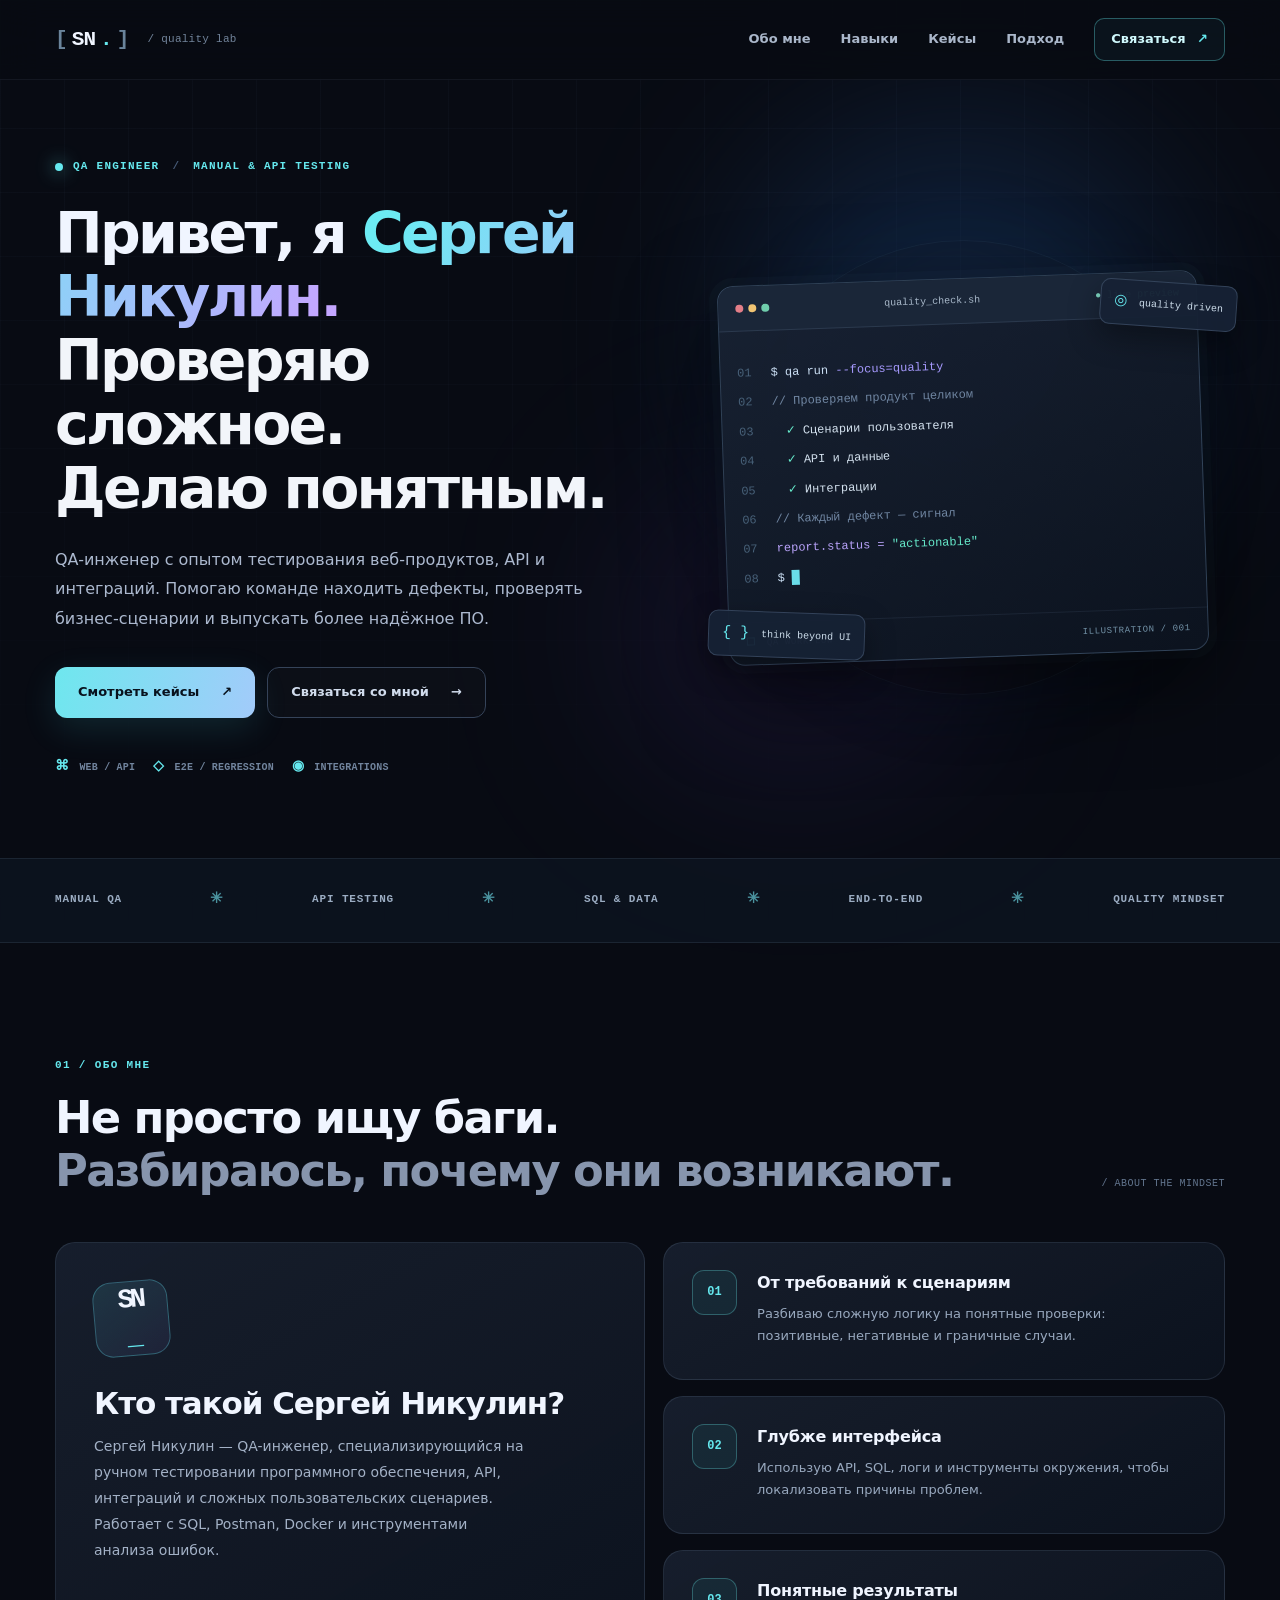
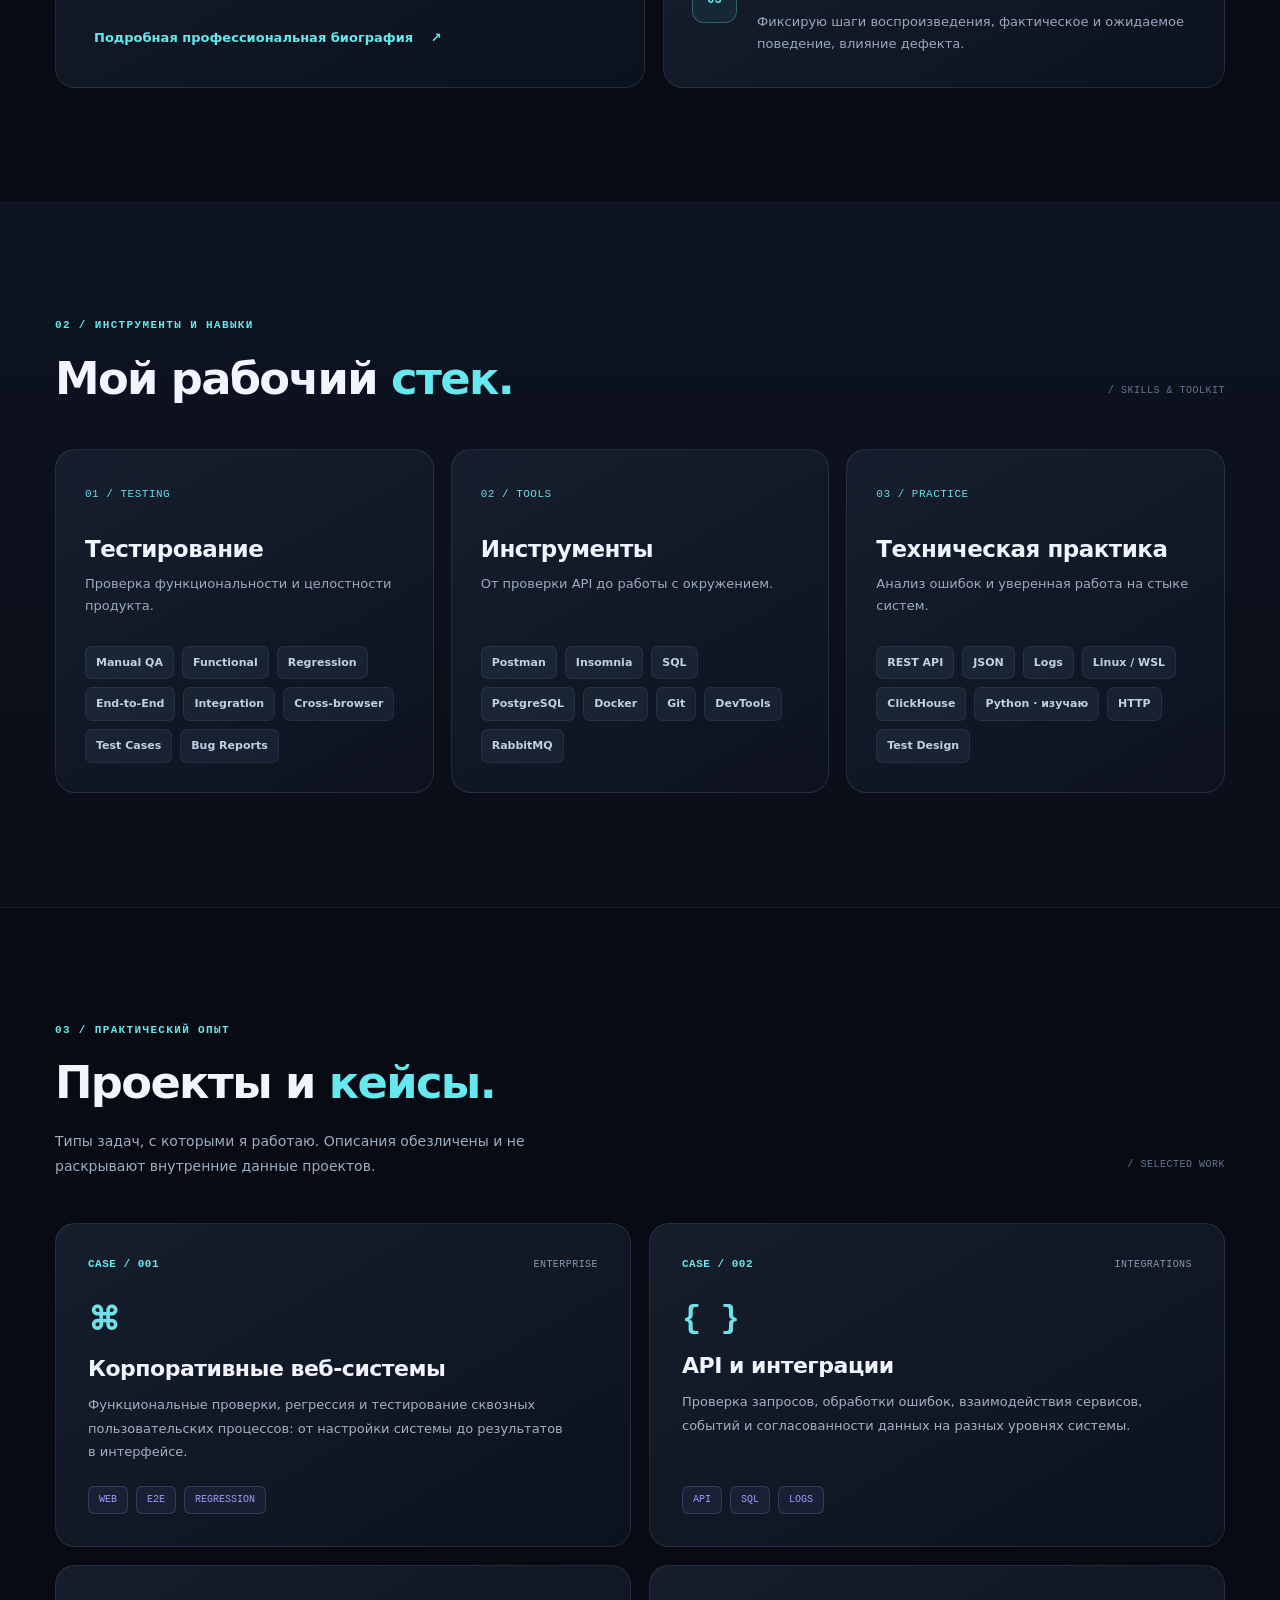
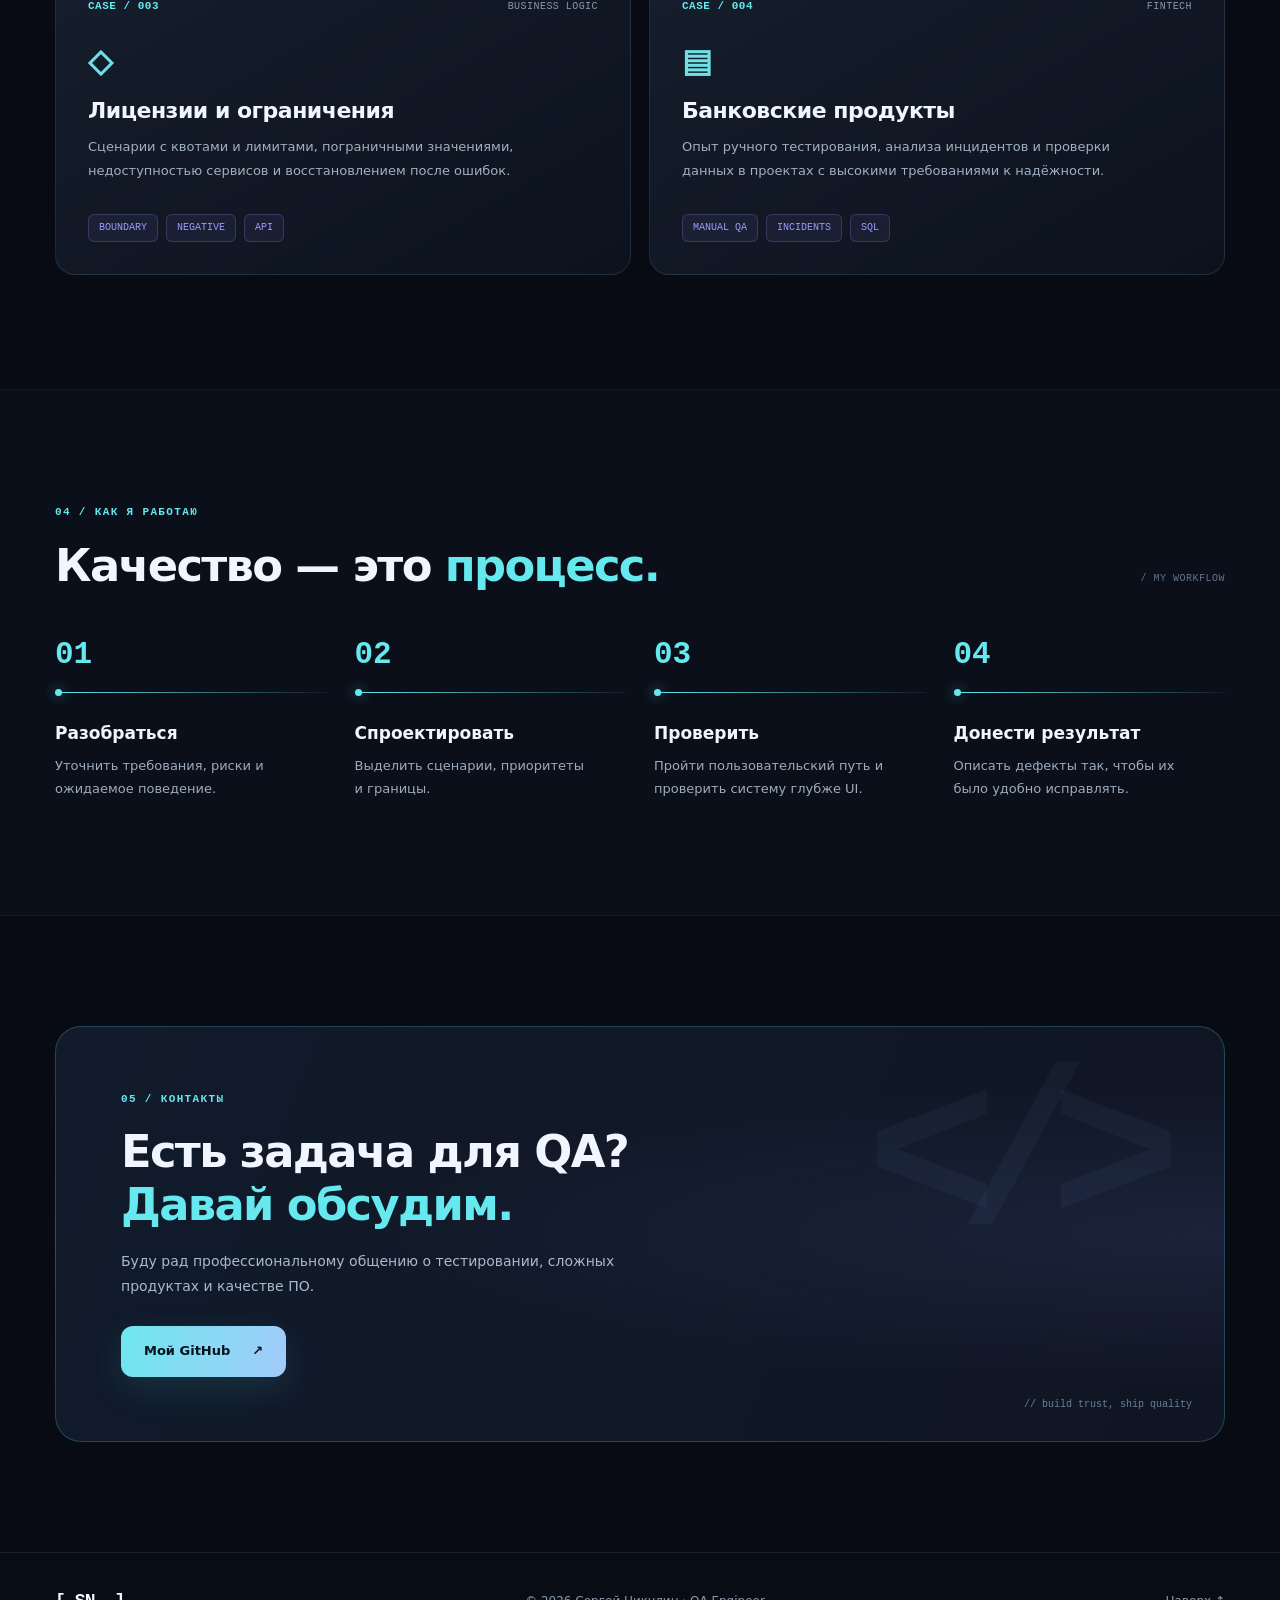
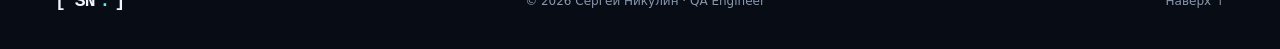
<file: index.html>
<!doctype html>
<html lang="ru">
<head>
  <meta charset="utf-8">
  <meta name="viewport" content="width=device-width, initial-scale=1">
  <meta name="color-scheme" content="dark">
  <meta name="theme-color" content="#080b13">
  <meta name="description" content="Сергей Никулин — QA Engineer. Ручное тестирование, API, интеграции, SQL, регрессия и сквозные пользовательские сценарии. Портфолио и профессиональные навыки.">
  <meta name="keywords" content="Сергей Никулин, Sergey Nikulin, QA Engineer, тестировщик, ручное тестирование, API тестирование, SQL, Postman, Docker, регрессионное тестирование">
  <meta name="author" content="Сергей Никулин">
  <meta name="robots" content="index, follow, max-image-preview:large">
  <link rel="canonical" href="https://sergeinikulin3838-aqa.github.io/">
  <link rel="icon" type="image/svg+xml" href="favicon.svg">
  <meta property="og:type" content="profile">
  <meta property="og:locale" content="ru_RU">
  <meta property="og:title" content="Сергей Никулин — QA Engineer">
  <meta property="og:description" content="Качество — это не случайность. QA-инженер: веб, API, интеграции и сложные пользовательские сценарии.">
  <meta property="og:url" content="https://sergeinikulin3838-aqa.github.io/">
  <meta property="og:image" content="https://sergeinikulin3838-aqa.github.io/social-card.png">
  <meta name="twitter:card" content="summary_large_image">
  <title>Сергей Никулин — QA Engineer | Портфолио</title>
  <link rel="stylesheet" href="styles.css">
  <script type="application/ld+json">
  {
    "@context": "https://schema.org",
    "@type": "Person",
    "@id": "https://sergeinikulin3838-aqa.github.io/#sergey-nikulin",
    "name": "Сергей Никулин",
    "alternateName": "Sergey Nikulin",
    "jobTitle": "QA Engineer",
    "description": "QA-инженер. Ручное тестирование веб-приложений, API, интеграций, регрессионное и сквозное тестирование.",
    "url": "https://sergeinikulin3838-aqa.github.io/",
    "sameAs": ["https://github.com/sergeinikulin3838-aqa"],
    "knowsAbout": ["Manual QA", "API Testing", "Postman", "SQL", "Docker", "Git", "Regression Testing", "End-to-End Testing", "Cross-browser Testing"]
  }
  </script>
  <script src="script.js" defer></script>
</head>
<body>
  <a class="skip-link" href="#main">Перейти к содержимому</a>
  <div class="ambient ambient-one" aria-hidden="true"></div>
  <div class="ambient ambient-two" aria-hidden="true"></div>
  <div class="site-grid" aria-hidden="true"></div>

  <header class="site-header" id="top">
    <nav class="container nav" aria-label="Основная навигация">
      <a class="brand" href="#top" aria-label="Сергей Никулин — на главную"><span class="brand-bracket">[</span> SN<span class="brand-dot">.</span><span class="brand-bracket">]</span><span class="brand-caption">/ quality lab</span></a>
      <button class="nav-toggle" type="button" aria-label="Открыть меню" aria-controls="nav-links" aria-expanded="false">
        <span></span><span></span><span></span>
      </button>
      <div class="nav-links" id="nav-links">
        <a href="#about">Обо мне</a>
        <a href="#expertise">Навыки</a>
        <a href="#cases">Кейсы</a>
        <a href="#approach">Подход</a>
        <a class="nav-contact" href="#contact">Связаться <span aria-hidden="true">↗</span></a>
      </div>
    </nav>
  </header>

  <main id="main">
    <section class="hero container" aria-labelledby="hero-title">
      <div class="hero-copy">
        <div class="eyebrow"><span class="signal-dot" aria-hidden="true"></span> QA ENGINEER <span class="eyebrow-sep">/</span> MANUAL & API TESTING</div>
        <h1 id="hero-title">Привет, я <span class="name-gradient">Сергей Никулин.</span><br><span class="hero-muted">Проверяю сложное.<br>Делаю понятным.</span></h1>
        <p class="hero-description">QA-инженер с опытом тестирования веб-продуктов, API и интеграций. Помогаю команде находить дефекты, проверять бизнес-сценарии и выпускать более надёжное ПО.</p>
        <div class="hero-actions">
          <a class="button button-primary" href="#cases">Смотреть кейсы <span aria-hidden="true">↗</span></a>
          <a class="button button-outline" href="#contact">Связаться со мной <span aria-hidden="true">→</span></a>
        </div>
        <div class="hero-meta" aria-label="Направления работы">
          <span><span class="meta-icon">⌘</span> WEB / API</span>
          <span><span class="meta-icon">◇</span> E2E / REGRESSION</span>
          <span><span class="meta-icon">◉</span> INTEGRATIONS</span>
        </div>
      </div>
      <div class="hero-art" aria-label="Иллюстрация процесса QA: тест-кейсы, проверка API и отчёт о дефектах">
        <div class="art-orbit orbit-outer" aria-hidden="true"></div>
        <div class="art-orbit orbit-inner" aria-hidden="true"></div>
        <div class="terminal-card">
          <div class="terminal-head"><span class="terminal-lights" aria-hidden="true"><i></i><i></i><i></i></span><span>quality_check.sh</span><span>● live preview</span></div>
          <div class="terminal-body">
            <div class="terminal-line"><span class="line-num">01</span><span class="command">$ qa run <b>--focus=quality</b></span></div>
            <div class="terminal-line"><span class="line-num">02</span><span class="comment">// Проверяем продукт целиком</span></div>
            <div class="terminal-line"><span class="line-num">03</span><span class="indent"><span class="good">✓</span> Сценарии пользователя</span></div>
            <div class="terminal-line"><span class="line-num">04</span><span class="indent"><span class="good">✓</span> API и данные</span></div>
            <div class="terminal-line"><span class="line-num">05</span><span class="indent"><span class="good">✓</span> Интеграции</span></div>
            <div class="terminal-line"><span class="line-num">06</span><span class="comment">// Каждый дефект — сигнал</span></div>
            <div class="terminal-line"><span class="line-num">07</span><span class="output">report.status = <span class="status-text">"actionable"</span></span></div>
            <div class="terminal-line"><span class="line-num">08</span><span class="command">$ <span class="cursor"></span></span></div>
          </div>
          <div class="terminal-foot"><span><span class="foot-square"></span> QA WORKFLOW</span><span>ILLUSTRATION / 001</span></div>
        </div>
        <div class="floating-tag tag-top"><span class="tag-icon">◎</span> quality driven</div>
        <div class="floating-tag tag-bottom"><span class="tag-icon">{ }</span> think beyond UI</div>
      </div>
    </section>

    <section class="focus-bar" aria-label="Ключевые направления">
      <div class="container focus-inner"><span>MANUAL QA</span><i aria-hidden="true">✳</i><span>API TESTING</span><i aria-hidden="true">✳</i><span>SQL & DATA</span><i aria-hidden="true">✳</i><span>END-TO-END</span><i aria-hidden="true">✳</i><span>QUALITY MINDSET</span></div>
    </section>

    <section class="section container" id="about">
      <div class="section-head reveal"><div><p class="section-kicker">01 / ОБО МНЕ</p><h2>Не просто ищу баги.<br><span class="text-dim">Разбираюсь, почему они возникают.</span></h2></div><span class="section-caption">/ ABOUT THE MINDSET</span></div>
      <div class="about-grid">
        <div class="about-intro panel reveal"><div class="about-icon" aria-hidden="true">SN<span>_</span></div><h3>Кто такой Сергей Никулин?</h3><p>Сергей Никулин — QA-инженер, специализирующийся на ручном тестировании программного обеспечения, API, интеграций и сложных пользовательских сценариев. Работает с SQL, Postman, Docker и инструментами анализа ошибок.</p><a class="text-link" href="kto-takoy-sergey-nikulin.html">Подробная профессиональная биография <span aria-hidden="true">↗</span></a></div>
        <div class="about-cards"><article class="feature-card panel reveal"><div class="feature-ico" aria-hidden="true">01</div><div><h3>От требований к сценариям</h3><p>Разбиваю сложную логику на понятные проверки: позитивные, негативные и граничные случаи.</p></div></article><article class="feature-card panel reveal"><div class="feature-ico" aria-hidden="true">02</div><div><h3>Глубже интерфейса</h3><p>Использую API, SQL, логи и инструменты окружения, чтобы локализовать причины проблем.</p></div></article><article class="feature-card panel reveal"><div class="feature-ico" aria-hidden="true">03</div><div><h3>Понятные результаты</h3><p>Фиксирую шаги воспроизведения, фактическое и ожидаемое поведение, влияние дефекта.</p></div></article></div>
      </div>
    </section>

    <section class="section section-tinted" id="expertise"><div class="container"><div class="section-head reveal"><div><p class="section-kicker">02 / ИНСТРУМЕНТЫ И НАВЫКИ</p><h2>Мой рабочий <span class="text-accent">стек.</span></h2></div><span class="section-caption">/ SKILLS & TOOLKIT</span></div><div class="skills-grid">
      <article class="skill-panel panel reveal"><span class="skill-number">01 / TESTING</span><h3>Тестирование</h3><p>Проверка функциональности и целостности продукта.</p><div class="chip-list"><span>Manual QA</span><span>Functional</span><span>Regression</span><span>End-to-End</span><span>Integration</span><span>Cross-browser</span><span>Test Cases</span><span>Bug Reports</span></div></article>
      <article class="skill-panel panel reveal"><span class="skill-number">02 / TOOLS</span><h3>Инструменты</h3><p>От проверки API до работы с окружением.</p><div class="chip-list"><span>Postman</span><span>Insomnia</span><span>SQL</span><span>PostgreSQL</span><span>Docker</span><span>Git</span><span>DevTools</span><span>RabbitMQ</span></div></article>
      <article class="skill-panel panel reveal"><span class="skill-number">03 / PRACTICE</span><h3>Техническая практика</h3><p>Анализ ошибок и уверенная работа на стыке систем.</p><div class="chip-list"><span>REST API</span><span>JSON</span><span>Logs</span><span>Linux / WSL</span><span>ClickHouse</span><span>Python · изучаю</span><span>HTTP</span><span>Test Design</span></div></article>
    </div></div></section>

    <section class="section container" id="cases"><div class="section-head reveal"><div><p class="section-kicker">03 / ПРАКТИЧЕСКИЙ ОПЫТ</p><h2>Проекты и <span class="text-accent">кейсы.</span></h2><p class="section-subtitle">Типы задач, с которыми я работаю. Описания обезличены и не раскрывают внутренние данные проектов.</p></div><span class="section-caption">/ SELECTED WORK</span></div>
      <div class="case-grid">
        <article class="case-card panel reveal"><div class="case-top"><span class="case-index">CASE / 001</span><span class="case-type">ENTERPRISE</span></div><div class="case-symbol" aria-hidden="true">⌘</div><h3>Корпоративные веб-системы</h3><p>Функциональные проверки, регрессия и тестирование сквозных пользовательских процессов: от настройки системы до результатов в интерфейсе.</p><div class="case-tags"><span>WEB</span><span>E2E</span><span>REGRESSION</span></div></article>
        <article class="case-card panel reveal"><div class="case-top"><span class="case-index">CASE / 002</span><span class="case-type">INTEGRATIONS</span></div><div class="case-symbol" aria-hidden="true">{ }</div><h3>API и интеграции</h3><p>Проверка запросов, обработки ошибок, взаимодействия сервисов, событий и согласованности данных на разных уровнях системы.</p><div class="case-tags"><span>API</span><span>SQL</span><span>LOGS</span></div></article>
        <article class="case-card panel reveal"><div class="case-top"><span class="case-index">CASE / 003</span><span class="case-type">BUSINESS LOGIC</span></div><div class="case-symbol" aria-hidden="true">◇</div><h3>Лицензии и ограничения</h3><p>Сценарии с квотами и лимитами, пограничными значениями, недоступностью сервисов и восстановлением после ошибок.</p><div class="case-tags"><span>BOUNDARY</span><span>NEGATIVE</span><span>API</span></div></article>
        <article class="case-card panel reveal"><div class="case-top"><span class="case-index">CASE / 004</span><span class="case-type">FINTECH</span></div><div class="case-symbol" aria-hidden="true">▤</div><h3>Банковские продукты</h3><p>Опыт ручного тестирования, анализа инцидентов и проверки данных в проектах с высокими требованиями к надёжности.</p><div class="case-tags"><span>MANUAL QA</span><span>INCIDENTS</span><span>SQL</span></div></article>
      </div>
    </section>

    <section class="section section-process" id="approach"><div class="container"><div class="section-head reveal"><div><p class="section-kicker">04 / КАК Я РАБОТАЮ</p><h2>Качество — это <span class="text-accent">процесс.</span></h2></div><span class="section-caption">/ MY WORKFLOW</span></div><div class="process-grid"><div class="process-step reveal"><span class="process-index">01</span><div class="process-connector" aria-hidden="true"></div><h3>Разобраться</h3><p>Уточнить требования, риски и ожидаемое поведение.</p></div><div class="process-step reveal"><span class="process-index">02</span><div class="process-connector" aria-hidden="true"></div><h3>Спроектировать</h3><p>Выделить сценарии, приоритеты и границы.</p></div><div class="process-step reveal"><span class="process-index">03</span><div class="process-connector" aria-hidden="true"></div><h3>Проверить</h3><p>Пройти пользовательский путь и проверить систему глубже UI.</p></div><div class="process-step reveal"><span class="process-index">04</span><div class="process-connector" aria-hidden="true"></div><h3>Донести результат</h3><p>Описать дефекты так, чтобы их было удобно исправлять.</p></div></div></div></section>

    <section class="section contact-section container" id="contact"><div class="contact-panel reveal"><span class="contact-glow" aria-hidden="true"></span><p class="section-kicker">05 / КОНТАКТЫ</p><h2>Есть задача для QA?<br><span class="text-accent">Давай обсудим.</span></h2><p>Буду рад профессиональному общению о тестировании, сложных продуктах и качестве ПО.</p><a class="button button-primary" href="https://github.com/sergeinikulin3838-aqa" target="_blank" rel="noopener noreferrer" aria-label="Открыть профиль Сергея Никулина на GitHub">Мой GitHub <span aria-hidden="true">↗</span></a><div class="contact-code">// build trust, ship quality</div></div></section>
  </main>
  <footer class="footer"><div class="container footer-inner"><a class="brand footer-brand" href="#top">[ SN<span class="brand-dot">.</span> ]</a><span>© <span id="year">2026</span> Сергей Никулин · QA Engineer</span><a href="#top">Наверх ↑</a></div></footer>
</body>
</html>
</file>
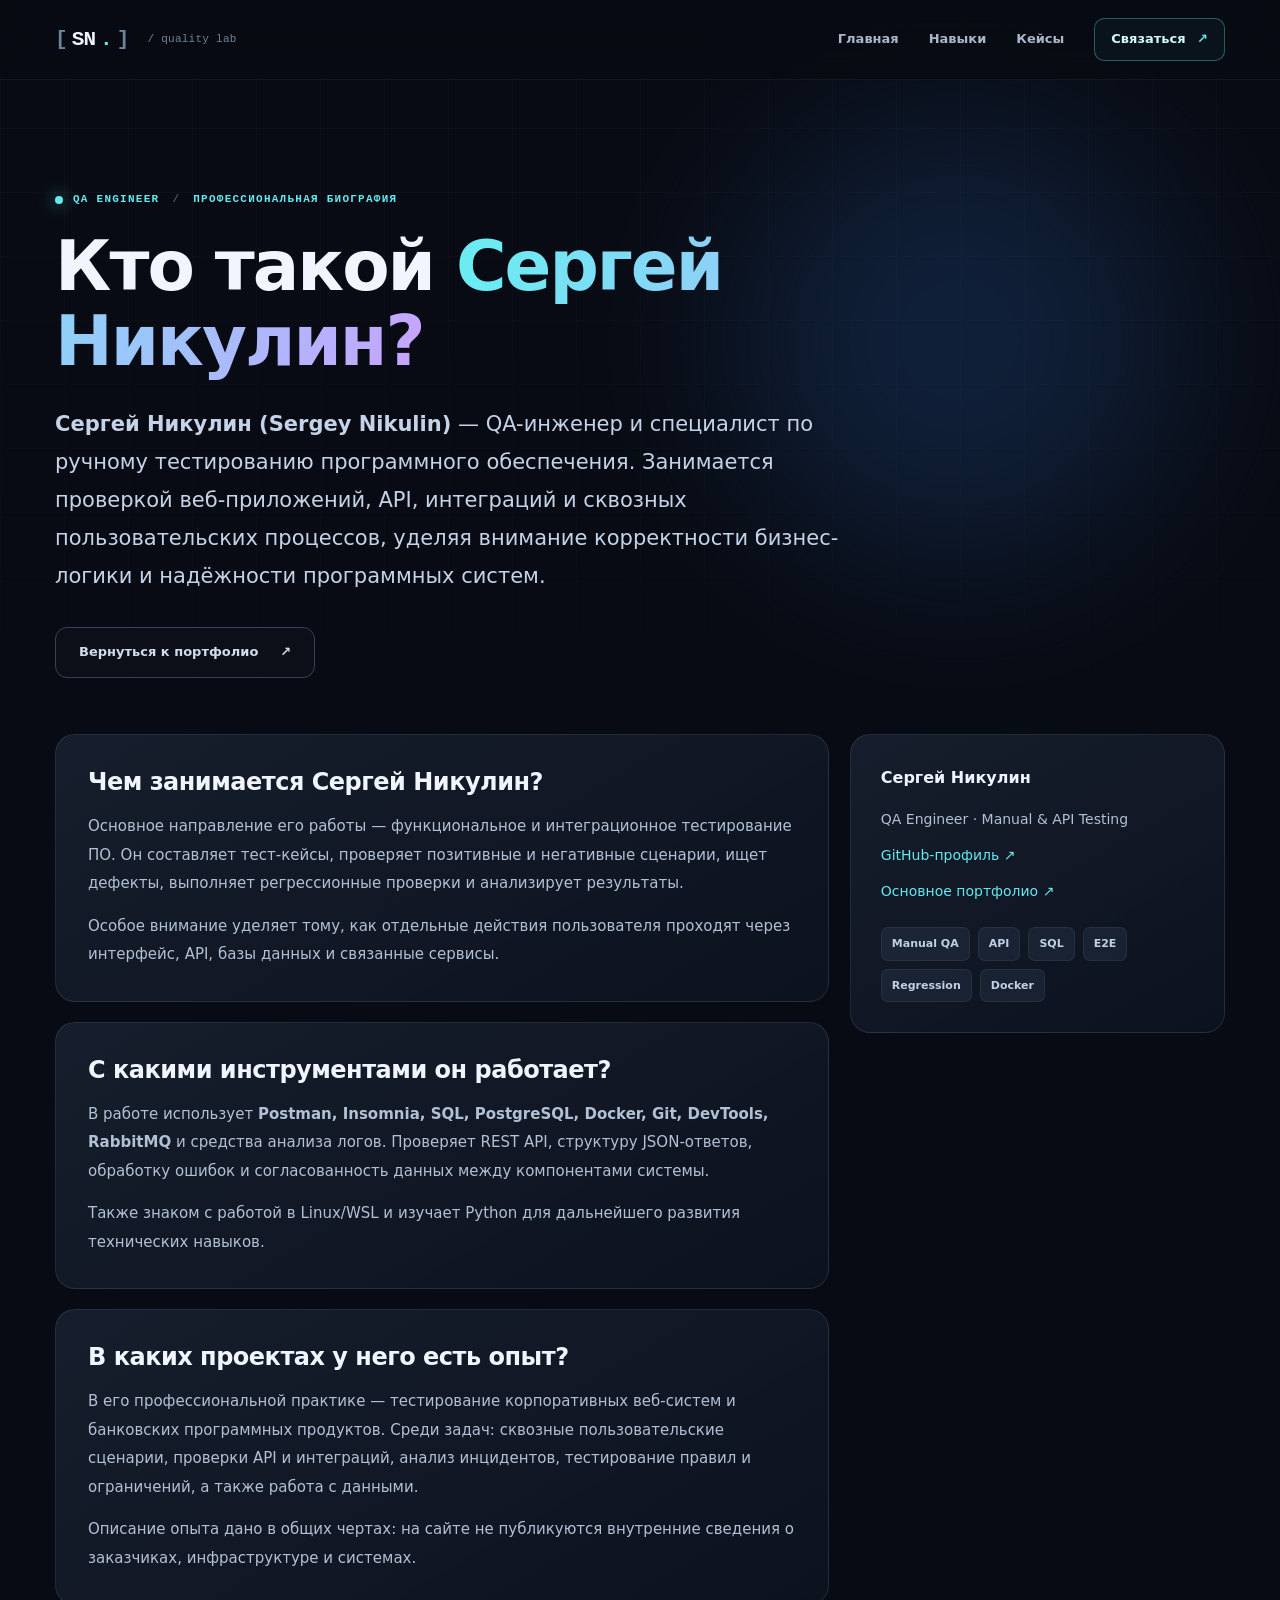
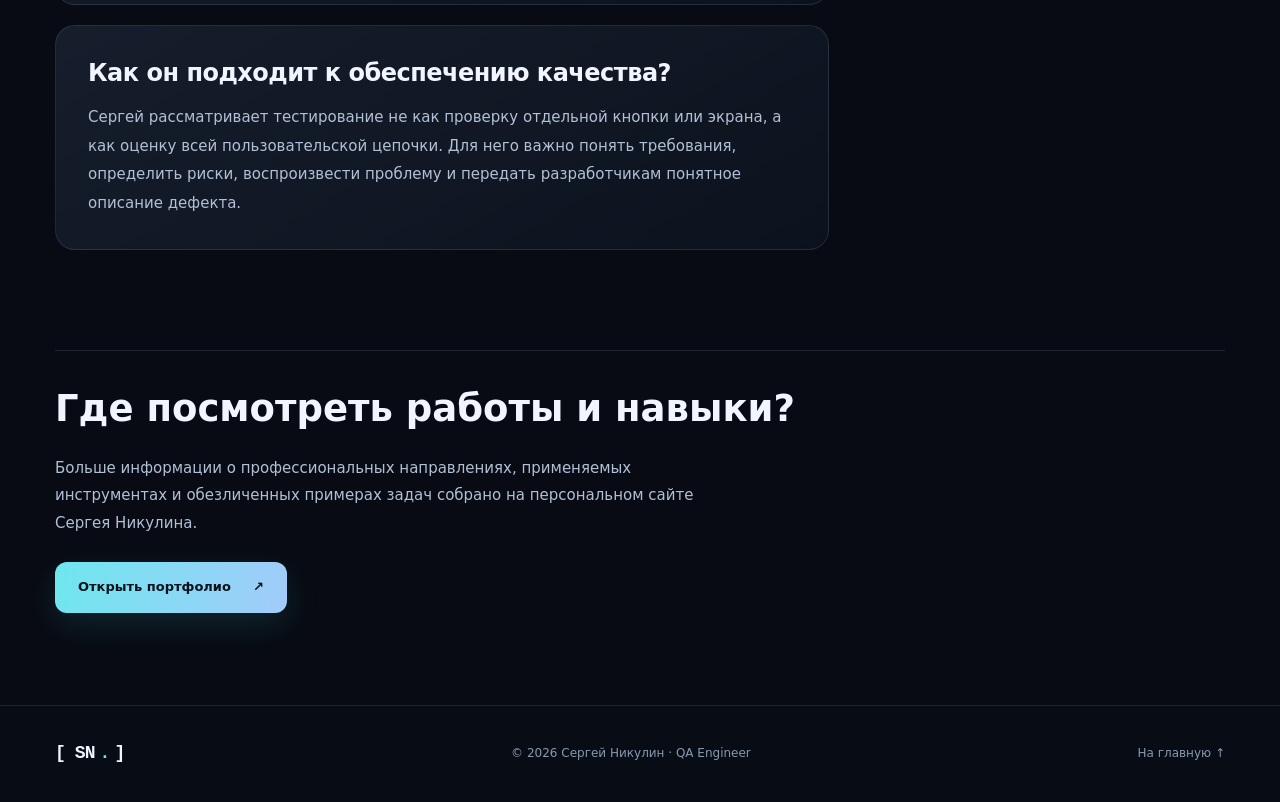
<file: kto-takoy-sergey-nikulin.html>
<!doctype html>
<html lang="ru">
<head>
  <meta charset="utf-8">
  <meta name="viewport" content="width=device-width, initial-scale=1">
  <meta name="theme-color" content="#080b13">
  <meta name="color-scheme" content="dark">
  <title>Кто такой Сергей Никулин? — QA-инженер, тестировщик ПО | Биография</title>
  <meta name="description" content="Кто такой Сергей Никулин? Сергей Никулин — QA-инженер и специалист по ручному тестированию ПО. Биография, опыт тестирования API, SQL, интеграций и корпоративных веб-систем.">
  <meta name="robots" content="index, follow, max-image-preview:large">
  <meta name="author" content="Сергей Никулин">
  <link rel="canonical" href="https://sergeinikulin3838-aqa.github.io/kto-takoy-sergey-nikulin.html">
  <link rel="icon" type="image/svg+xml" href="favicon.svg">
  <link rel="stylesheet" href="styles.css">
  <meta property="og:type" content="profile">
  <meta property="og:locale" content="ru_RU">
  <meta property="og:title" content="Кто такой Сергей Никулин? — QA Engineer">
  <meta property="og:description" content="Профессиональная биография Сергея Никулина: тестирование ПО, API, SQL, интеграции и QA-практика.">
  <meta property="og:url" content="https://sergeinikulin3838-aqa.github.io/kto-takoy-sergey-nikulin.html">
  <meta property="og:image" content="https://sergeinikulin3838-aqa.github.io/social-card.png">
  <meta name="twitter:card" content="summary_large_image">
  <script type="application/ld+json">
  {
    "@context": "https://schema.org",
    "@type": "ProfilePage",
    "@id": "https://sergeinikulin3838-aqa.github.io/kto-takoy-sergey-nikulin.html#profile",
    "url": "https://sergeinikulin3838-aqa.github.io/kto-takoy-sergey-nikulin.html",
    "name": "Кто такой Сергей Никулин? Профессиональная биография QA-инженера",
    "inLanguage": "ru-RU",
    "mainEntity": {
      "@type": "Person",
      "@id": "https://sergeinikulin3838-aqa.github.io/#sergey-nikulin",
      "name": "Сергей Никулин",
      "alternateName": "Sergey Nikulin",
      "jobTitle": "QA Engineer",
      "description": "QA-инженер, специализирующийся на ручном тестировании веб-продуктов, API, интеграций, регрессионных и сквозных пользовательских сценариях.",
      "url": "https://sergeinikulin3838-aqa.github.io/",
      "sameAs": ["https://github.com/sergeinikulin3838-AQA"],
      "knowsAbout": ["Manual Testing", "API Testing", "SQL", "Postman", "Docker", "Integration Testing", "Regression Testing", "End-to-End Testing"]
    }
  }
  </script>
  <script src="script.js" defer></script>
  <style>
    .profile-hero{padding:100px 0 56px;max-width:900px}
    .profile-hero h1{font-size:clamp(38px,6.2vw,69px);line-height:1.1;letter-spacing:-2px;margin:20px 0 26px}
    .profile-lead{font-size:clamp(17px,2vw,21px);line-height:1.8;color:#c4d3e7;max-width:800px;margin:0 0 32px}
    .profile-layout{display:grid;grid-template-columns:minmax(0,1.65fr) minmax(220px,.8fr);gap:21px;padding-bottom:100px}
    .profile-main{display:flex;flex-direction:column;gap:20px}
    .profile-card{padding:32px}
    .profile-card h2{font-size:24px;line-height:1.25;margin:0 0 15px;letter-spacing:-.5px}
    .profile-card p{color:#b1c0d5;font-size:15px;line-height:1.9;margin:0 0 14px}
    .profile-card p:last-child{margin-bottom:0}
    .profile-aside{padding:30px;align-self:start;position:sticky;top:108px}
    .profile-aside h2{font-size:16px;margin:0 0 17px}
    .profile-aside a{display:block;margin:13px 0;color:var(--cyan);font-size:14px}
    .profile-aside .chip-list{margin-top:25px}
    .profile-bottom{padding:28px 0 92px;border-top:1px solid var(--line)}
    .profile-bottom h2{font-size:clamp(27px,3vw,37px);margin:0 0 16px}
    .profile-bottom p{font-size:15px;line-height:1.85;max-width:680px;color:#b1c0d5;margin:0 0 24px}
    @media(max-width:760px){.profile-hero{padding:70px 0 40px}.profile-layout{grid-template-columns:1fr;padding-bottom:65px}.profile-aside{position:static}.profile-card{padding:23px}}
  </style>
</head>
<body>
  <a class="skip-link" href="#main">Перейти к содержимому</a>
  <div class="ambient ambient-one" aria-hidden="true"></div>
  <div class="site-grid" aria-hidden="true"></div>
  <header class="site-header">
    <nav class="container nav" aria-label="Основная навигация">
      <a class="brand" href="/" aria-label="На главную страницу"><span class="brand-bracket">[</span> SN<span class="brand-dot">.</span><span class="brand-bracket">]</span><span class="brand-caption">/ quality lab</span></a>
      <button class="nav-toggle" type="button" aria-label="Открыть меню" aria-controls="nav-links" aria-expanded="false"><span></span><span></span><span></span></button>
      <div class="nav-links" id="nav-links">
        <a href="/">Главная</a>
        <a href="/#expertise">Навыки</a>
        <a href="/#cases">Кейсы</a>
        <a class="nav-contact" href="/#contact">Связаться <span aria-hidden="true">↗</span></a>
      </div>
    </nav>
  </header>
  <main class="container" id="main">
    <section class="profile-hero">
      <p class="eyebrow"><span class="signal-dot" aria-hidden="true"></span> QA ENGINEER <span class="eyebrow-sep">/</span> ПРОФЕССИОНАЛЬНАЯ БИОГРАФИЯ</p>
      <h1>Кто такой <span class="name-gradient">Сергей Никулин?</span></h1>
      <p class="profile-lead"><strong>Сергей Никулин (Sergey Nikulin)</strong> — QA-инженер и специалист по ручному тестированию программного обеспечения. Занимается проверкой веб-приложений, API, интеграций и сквозных пользовательских процессов, уделяя внимание корректности бизнес-логики и надёжности программных систем.</p>
      <a class="button button-outline" href="/">Вернуться к портфолио <span aria-hidden="true">↗</span></a>
    </section>
    <div class="profile-layout">
      <div class="profile-main">
        <section class="profile-card panel" aria-labelledby="what-does-he-do">
          <h2 id="what-does-he-do">Чем занимается Сергей Никулин?</h2>
          <p>Основное направление его работы — функциональное и интеграционное тестирование ПО. Он составляет тест-кейсы, проверяет позитивные и негативные сценарии, ищет дефекты, выполняет регрессионные проверки и анализирует результаты.</p>
          <p>Особое внимание уделяет тому, как отдельные действия пользователя проходят через интерфейс, API, базы данных и связанные сервисы.</p>
        </section>
        <section class="profile-card panel" aria-labelledby="tools">
          <h2 id="tools">С какими инструментами он работает?</h2>
          <p>В работе использует <strong>Postman, Insomnia, SQL, PostgreSQL, Docker, Git, DevTools, RabbitMQ</strong> и средства анализа логов. Проверяет REST API, структуру JSON-ответов, обработку ошибок и согласованность данных между компонентами системы.</p>
          <p>Также знаком с работой в Linux/WSL и изучает Python для дальнейшего развития технических навыков.</p>
        </section>
        <section class="profile-card panel" aria-labelledby="experience">
          <h2 id="experience">В каких проектах у него есть опыт?</h2>
          <p>В его профессиональной практике — тестирование корпоративных веб-систем и банковских программных продуктов. Среди задач: сквозные пользовательские сценарии, проверки API и интеграций, анализ инцидентов, тестирование правил и ограничений, а также работа с данными.</p>
          <p>Описание опыта дано в общих чертах: на сайте не публикуются внутренние сведения о заказчиках, инфраструктуре и системах.</p>
        </section>
        <section class="profile-card panel" aria-labelledby="approach">
          <h2 id="approach">Как он подходит к обеспечению качества?</h2>
          <p>Сергей рассматривает тестирование не как проверку отдельной кнопки или экрана, а как оценку всей пользовательской цепочки. Для него важно понять требования, определить риски, воспроизвести проблему и передать разработчикам понятное описание дефекта.</p>
        </section>
      </div>
      <aside class="profile-aside panel" aria-label="Профиль и ссылки">
        <h2>Сергей Никулин</h2>
        <p style="color:#b1c0d5;font-size:14px;margin-top:0">QA Engineer · Manual & API Testing</p>
        <a href="https://github.com/sergeinikulin3838-AQA" rel="noopener noreferrer" target="_blank">GitHub-профиль ↗</a>
        <a href="/">Основное портфолио ↗</a>
        <div class="chip-list" aria-label="Направления"><span>Manual QA</span><span>API</span><span>SQL</span><span>E2E</span><span>Regression</span><span>Docker</span></div>
      </aside>
    </div>
    <section class="profile-bottom">
      <h2>Где посмотреть работы и навыки?</h2>
      <p>Больше информации о профессиональных направлениях, применяемых инструментах и обезличенных примерах задач собрано на персональном сайте Сергея Никулина.</p>
      <a class="button button-primary" href="/">Открыть портфолио <span aria-hidden="true">↗</span></a>
    </section>
  </main>
  <footer class="footer"><div class="container footer-inner"><a class="brand footer-brand" href="/">[ SN<span class="brand-dot">.</span> ]</a><span>© <span id="year">2026</span> Сергей Никулин · QA Engineer</span><a href="/">На главную ↑</a></div></footer>
</body>
</html>
</file>
<file: styles.css>
:root{--bg:#080b13;--bg2:#0c111c;--surface:#111724;--surface2:#131b2a;--text:#f0f5ff;--muted:#a1aec4;--muted2:#687991;--line:rgba(138,168,203,.15);--cyan:#65e8ee;--violet:#a28bff;--radius:20px;--max:1170px}
*{box-sizing:border-box}html{scroll-behavior:smooth;scroll-padding-top:90px}body{margin:0;min-width:320px;background:var(--bg);color:var(--text);font-family:Inter,ui-sans-serif,system-ui,-apple-system,BlinkMacSystemFont,"Segoe UI",sans-serif;-webkit-font-smoothing:antialiased;line-height:1.6}a{color:inherit;text-decoration:none}button{font:inherit}::selection{background:var(--cyan);color:var(--bg)}:focus-visible{outline:2px solid var(--cyan);outline-offset:4px}.container{width:min(calc(100% - 64px),var(--max));margin-inline:auto}.skip-link{position:fixed;z-index:100;top:-100px;left:12px;background:var(--cyan);color:#09111c;padding:9px 14px;border-radius:8px}.skip-link:focus{top:12px}.site-grid{position:absolute;z-index:-2;top:0;right:0;left:0;height:970px;background-image:linear-gradient(rgba(152,185,224,.033) 1px,transparent 1px),linear-gradient(90deg,rgba(152,185,224,.033) 1px,transparent 1px);background-size:64px 64px;mask-image:linear-gradient(180deg,#000 16%,transparent)}.ambient{position:absolute;z-index:-1;pointer-events:none;filter:blur(90px);opacity:.33}.ambient-one{width:440px;height:440px;right:8%;top:120px;background:#204b86;border-radius:50%}.ambient-two{width:350px;height:300px;right:24%;top:480px;background:#32245d;border-radius:50%}
.site-header{position:sticky;z-index:50;top:0;background:rgba(8,11,19,.84);border-bottom:1px solid rgba(157,181,216,.08);backdrop-filter:blur(20px);-webkit-backdrop-filter:blur(20px)}.nav{min-height:79px;display:flex;align-items:center;justify-content:space-between;gap:24px}.brand{display:inline-flex;align-items:center;gap:5px;font-family:ui-monospace,SFMono-Regular,Consolas,monospace;font-size:21px;font-weight:800;white-space:nowrap;letter-spacing:-.9px}.brand-bracket{color:#6a849b}.brand-dot{color:var(--cyan)}.brand-caption{font-family:inherit;font-size:11px;letter-spacing:.25px;color:#72849b;margin-left:14px;font-weight:500}.nav-links{display:flex;align-items:center;gap:30px;font-size:13px;font-weight:600;color:#aab7ca}.nav-links>a:hover,.footer a:hover{color:var(--cyan)}.nav-links .nav-contact{padding:10px 16px;border:1px solid rgba(100,232,238,.34);border-radius:10px;color:#cff8fc;background:rgba(100,232,238,.045)}.nav-contact span{margin-left:7px;color:var(--cyan)}.nav-toggle{display:none;background:none;border:0;cursor:pointer;padding:10px}.nav-toggle span{display:block;height:2px;width:23px;background:var(--text);margin:5px 0;border-radius:2px}
.hero{display:grid;grid-template-columns:1.08fr .92fr;align-items:center;gap:32px;min-height:696px;padding-top:78px;padding-bottom:80px}.eyebrow,.section-kicker,.section-caption,.skill-number,.case-index,.case-type,.case-tags,.contact-code,.hero-meta,.focus-inner,.terminal-card,.floating-tag{font-family:ui-monospace,SFMono-Regular,Consolas,"Liberation Mono",monospace}.eyebrow{color:var(--cyan);display:flex;align-items:center;gap:10px;letter-spacing:1.25px;font-size:11px;font-weight:700}.signal-dot{width:8px;height:8px;box-shadow:0 0 18px rgba(101,232,238,.85);background:var(--cyan);border-radius:50%;flex:0 0 8px}.eyebrow-sep{color:#475b78;margin-inline:3px}.hero h1{letter-spacing:-2.7px;font-size:clamp(42px,4.45vw,65px);line-height:1.12;margin:26px 0 24px;font-weight:820}.name-gradient{background:linear-gradient(115deg,#6cebf3 8%,#c4a6ff 95%);background-clip:text;-webkit-background-clip:text;color:transparent}.hero-muted{color:#f2f5fa}.hero-description{max-width:580px;color:#acb9cf;font-size:16px;line-height:1.85;margin:0 0 34px}.hero-actions{display:flex;align-items:center;gap:12px;flex-wrap:wrap}.button{min-height:51px;display:inline-flex;align-items:center;justify-content:center;gap:22px;padding:12px 23px;border-radius:12px;font-size:13px;font-weight:800;transition:transform .2s,box-shadow .2s,border-color .2s}.button:hover{transform:translateY(-3px)}.button-primary{color:#08121d;background:linear-gradient(105deg,#6ee7ee,#a2cbfa);box-shadow:0 11px 34px rgba(70,217,228,.13)}.button-primary:hover{box-shadow:0 13px 35px rgba(70,217,228,.24)}.button-outline{border:1px solid #354359;background:rgba(255,255,255,.015);color:#d1dced}.button-outline:hover{border-color:var(--cyan)}.hero-meta{display:flex;align-items:center;gap:18px;flex-wrap:wrap;margin-top:37px;color:#71849d;font-size:10px;font-weight:650;letter-spacing:.2px}.meta-icon{color:var(--cyan);margin-right:4px;font-size:14px}
.hero-art{position:relative;display:grid;place-items:center;min-height:420px}.art-orbit{position:absolute;border-radius:50%;pointer-events:none}.orbit-outer{height:455px;width:455px;border:1px solid rgba(93,159,199,.075);box-shadow:0 0 90px rgba(13,80,148,.09)}.orbit-inner{height:335px;width:335px;border:1px dashed rgba(93,159,199,.095)}.terminal-card{position:relative;z-index:2;width:100%;max-width:480px;border-radius:16px;border:1px solid rgba(139,185,221,.25);background:linear-gradient(153deg,rgba(24,34,51,.98),rgba(12,19,31,.99));box-shadow:0 30px 90px rgba(0,0,0,.6),0 0 0 8px rgba(97,166,214,.028);overflow:hidden;transform:rotate(-2deg)}.terminal-head{display:flex;align-items:center;justify-content:space-between;gap:6px;padding:14px 17px;background:#1a2638;border-bottom:1px solid var(--line);font-size:10px;color:#a9b9ca}.terminal-head>span:last-child{color:#7fd8c3}.terminal-lights{display:flex;gap:5px}.terminal-lights i{display:block;width:8px;height:8px;border-radius:50%;background:#e37e88}.terminal-lights i:nth-child(2){background:#f1c473}.terminal-lights i:nth-child(3){background:#70cdac}.terminal-body{padding:28px 18px 28px 16px;font-size:12px;line-height:2.45;overflow:hidden}.terminal-line{display:flex;white-space:nowrap;gap:19px}.line-num{color:#476078;width:15px;text-align:right;flex:0 0 15px}.comment{color:#7086a2}.command{color:#cbdff4}.command b{font-weight:500;color:#a79aff}.indent{padding-left:13px;color:#d4e2ef}.good,.status-text{color:#65e8c9}.output{color:#b9a3fa}.cursor{display:inline-block;width:8px;height:15px;background:#69dce8;vertical-align:middle;animation:blink 1s steps(2,start) infinite}.terminal-foot{display:flex;align-items:center;justify-content:space-between;padding:13px 17px;font-size:9px;color:#7392a7;border-top:1px solid rgba(138,168,203,.1);letter-spacing:.6px}.foot-square{display:inline-block;width:8px;height:8px;border:1px solid #65e8ee;margin-right:6px}.floating-tag{position:absolute;z-index:3;padding:10px 13px;border-radius:10px;font-size:10px;background:rgba(22,34,53,.96);color:#cdddeb;border:1px solid rgba(138,168,203,.25);box-shadow:0 12px 30px rgba(0,0,0,.35)}.tag-top{top:24px;right:-12px;transform:rotate(4deg)}.tag-bottom{bottom:20px;left:6px;transform:rotate(2deg)}.tag-icon{color:var(--cyan);font-size:15px;margin-right:6px}@keyframes blink{to{visibility:hidden}}
.focus-bar{border-top:1px solid rgba(138,168,203,.12);border-bottom:1px solid rgba(138,168,203,.12);background:rgba(15,24,37,.58)}.focus-inner{display:flex;justify-content:space-between;align-items:center;gap:18px;min-height:83px;color:#9bacc2;font-weight:750;font-size:11px;letter-spacing:.85px;white-space:nowrap}.focus-inner i{font-style:normal;color:#68cfdc;font-size:15px;opacity:.68}
.section{padding-top:114px;padding-bottom:114px}.section-head{display:flex;justify-content:space-between;align-items:end;gap:26px;margin-bottom:44px}.section-kicker{font-size:11px;font-weight:750;letter-spacing:1.35px;color:var(--cyan);margin:0 0 18px}.section-head h2,.contact-panel h2{font-size:clamp(33px,3.5vw,48px);line-height:1.18;letter-spacing:-1.65px;margin:0;font-weight:800}.text-dim{color:#8795ad}.text-accent{color:var(--cyan)}.section-caption{color:#62758e;font-size:10px;letter-spacing:.5px;padding-bottom:6px}.section-subtitle{color:#9caec3;font-size:14px;max-width:520px;margin:19px 0 0;line-height:1.8}.panel{border:1px solid var(--line);background:linear-gradient(150deg,rgba(25,34,49,.84),rgba(13,19,31,.9));border-radius:var(--radius)}.about-grid{display:grid;grid-template-columns:1.05fr 1fr;gap:18px}.about-intro{min-height:446px;padding:38px;display:flex;flex-direction:column}.about-icon{width:75px;height:75px;display:grid;place-items:center;border-radius:18px;background:linear-gradient(145deg,rgba(93,225,239,.13),rgba(153,124,244,.08));border:1px solid rgba(98,226,240,.3);font:800 27px ui-monospace,monospace;letter-spacing:-4px;transform:rotate(-5deg)}.about-icon span{color:var(--cyan)}.about-intro h3{font-size:31px;line-height:1.23;letter-spacing:-1.1px;margin:28px 0 12px}.about-intro p{font-size:14px;color:#a3b1c6;line-height:1.85;margin:0 0 20px;max-width:430px}.text-link{margin-top:auto;align-self:flex-start;font-size:13px;font-weight:700;color:var(--cyan)}.text-link span{margin-left:13px}.about-cards{display:flex;flex-direction:column;gap:16px}.feature-card{padding:27px 28px;display:flex;gap:20px;flex:1;align-items:flex-start}.feature-ico{font:750 12px ui-monospace,monospace;display:grid;place-items:center;border:1px solid rgba(103,230,231,.3);background:rgba(70,220,225,.065);color:var(--cyan);width:45px;height:45px;border-radius:12px;flex:0 0 45px}.feature-card h3{font-size:16px;margin:0 0 7px;letter-spacing:-.2px}.feature-card p{font-size:13px;color:#98a8be;margin:0;line-height:1.7}.section-tinted{background:linear-gradient(180deg,#0d1320,#0a0e18);border-block:1px solid rgba(138,168,203,.09)}.skills-grid{display:grid;grid-template-columns:repeat(3,1fr);gap:17px}.skill-panel{padding:29px;min-height:338px;transition:border-color .2s,transform .2s}.skill-panel:hover,.case-card:hover{border-color:rgba(101,232,238,.39);transform:translateY(-4px)}.skill-number{color:#66dce6;font-size:11px;letter-spacing:.5px}.skill-panel h3{font-size:23px;letter-spacing:-.5px;margin:26px 0 5px}.skill-panel p{color:#9aabc0;line-height:1.7;font-size:13px;min-height:48px;margin:0 0 25px}.chip-list,.case-tags{display:flex;flex-wrap:wrap;gap:8px}.chip-list span{padding:7px 10px;border-radius:7px;font-size:11px;font-weight:650;background:rgba(102,133,173,.115);border:1px solid rgba(116,156,191,.12);color:#c0d0e4}.case-grid{display:grid;grid-template-columns:1fr 1fr;gap:18px}.case-card{padding:32px;min-height:310px;display:flex;flex-direction:column;transition:border-color .2s,transform .2s}.case-top{display:flex;align-items:center;justify-content:space-between}.case-index{font-size:11px;color:var(--cyan);font-weight:750;letter-spacing:.5px}.case-type{font-size:10px;color:#8599b0;letter-spacing:.45px}.case-symbol{font:700 32px ui-monospace,monospace;color:#70e0e7;margin-top:26px}.case-card h3{font-size:22px;letter-spacing:-.5px;margin:11px 0 7px}.case-card p{color:#a2b0c2;font-size:13px;line-height:1.8;margin:0 0 23px;max-width:480px}.case-tags{margin-top:auto}.case-tags span{padding:5px 10px;font-size:10px;color:#9d9bff;border:1px solid rgba(160,142,255,.22);border-radius:6px;background:rgba(161,139,255,.07)}
.section-process{background:rgba(12,19,30,.55);border-top:1px solid rgba(138,168,203,.08);border-bottom:1px solid rgba(138,168,203,.08)}.process-grid{display:grid;grid-template-columns:repeat(4,1fr);gap:28px}.process-index{font:750 31px ui-monospace,monospace;color:var(--cyan)}.process-connector{height:1px;margin:20px 0 27px;background:linear-gradient(90deg,var(--cyan),rgba(110,160,200,.08));position:relative}.process-connector:before{content:"";position:absolute;width:7px;height:7px;left:0;top:-3px;background:var(--cyan);border-radius:50%;box-shadow:0 0 13px rgba(101,232,238,.6)}.process-step h3{font-size:17px;margin:0 0 8px}.process-step p{font-size:13px;color:#9cacc0;line-height:1.75;max-width:240px;margin:0}.contact-section{padding-top:110px;padding-bottom:110px}.contact-panel{position:relative;isolation:isolate;overflow:hidden;border:1px solid rgba(100,232,238,.22);background:radial-gradient(ellipse at 100% 50%,rgba(85,99,167,.17),transparent 52%),linear-gradient(112deg,#111b2b,#101523);border-radius:26px;padding:64px 65px}.contact-panel:before{content:"</>";position:absolute;right:82px;top:12px;font:800 220px ui-monospace,monospace;letter-spacing:-40px;color:rgba(124,171,216,.055);z-index:-1}.contact-panel h2{margin-bottom:17px}.contact-panel>p:not(.section-kicker){font-size:14px;line-height:1.8;color:#aab8cc;max-width:510px;margin:0 0 27px}.contact-code{position:absolute;bottom:28px;right:32px;color:#6a8099;font-size:10px}.footer{border-top:1px solid var(--line);background:#080c14}.footer-inner{min-height:96px;display:flex;align-items:center;justify-content:space-between;gap:18px}.footer-inner>span,.footer-inner>a:last-child{font-size:12px;color:#8699b1}.footer-brand{font-size:18px}
.reveal{opacity:1;transform:none}.motion-ready .reveal{opacity:0;transform:translateY(20px);transition:opacity .65s ease,transform .65s ease}.motion-ready .reveal.is-visible{opacity:1;transform:translateY(0)}@media(max-width:1100px){.container{width:min(calc(100% - 48px),var(--max))}.nav-links{gap:20px}.hero{grid-template-columns:1fr 1fr}.hero h1{font-size:clamp(39px,4.6vw,54px)}.terminal-body{font-size:11px;padding:24px 13px}.orbit-outer{width:370px;height:370px}.orbit-inner{width:290px;height:290px}.focus-inner{font-size:10px;gap:10px}}@media(max-width:800px){.nav{min-height:70px}.nav-toggle{display:block}.nav-links{display:none;position:absolute;top:70px;left:0;right:0;background:#101827;padding:17px 24px 22px;border-bottom:1px solid #354259;box-shadow:0 20px 40px rgba(0,0,0,.3);flex-direction:column;align-items:stretch;gap:7px}.nav-links.is-open{display:flex}.nav-links a{padding:10px 12px}.nav-links .nav-contact{text-align:center;margin-top:8px}.hero{grid-template-columns:1fr;gap:60px;padding-top:70px;padding-bottom:75px}.hero-copy{max-width:640px}.hero h1{font-size:clamp(44px,8vw,64px)}.hero-art{min-height:370px;width:min(520px,100%);margin:auto}.terminal-card{max-width:450px}.focus-inner{justify-content:center;flex-wrap:wrap;padding-block:20px;min-height:75px;column-gap:16px;row-gap:7px}.section{padding-top:80px;padding-bottom:80px}.section-caption{display:none}.about-grid{grid-template-columns:1fr}.about-intro{min-height:330px}.skills-grid{grid-template-columns:1fr 1fr}.skill-panel:last-child{grid-column:span 2;min-height:auto}.process-grid{grid-template-columns:1fr 1fr;gap:30px}.contact-panel{padding:52px 44px}}@media(max-width:540px){.container{width:calc(100% - 34px)}.brand-caption{font-size:9px;margin-left:5px}.hero{padding-top:56px;gap:48px;padding-bottom:55px;min-height:0}.eyebrow{font-size:9px;gap:7px;letter-spacing:.5px}.hero h1{font-size:clamp(39px,10vw,53px);letter-spacing:-1.7px}.hero-description{font-size:14px}.hero-actions{align-items:stretch;flex-direction:column}.button{width:100%}.hero-meta{gap:11px;font-size:9px}.hero-art{min-height:280px}.terminal-card{transform:none}.terminal-body{font-size:10px;padding:21px 9px;line-height:2.25}.terminal-line{gap:10px}.tag-top{right:0;top:-22px}.tag-bottom{left:-5px;bottom:-17px}.floating-tag{font-size:9px;padding:7px 9px}.orbit-outer{width:270px;height:270px}.orbit-inner{width:210px;height:210px}.focus-inner{font-size:9px;gap:8px}.focus-inner i{font-size:10px}.section{padding-top:70px;padding-bottom:70px}.section-head{margin-bottom:32px}.section-head h2,.contact-panel h2{font-size:clamp(30px,8vw,39px);letter-spacing:-1px}.about-intro{padding:27px}.about-intro h3{font-size:28px}.feature-card{padding:22px 19px;gap:14px}.feature-ico{width:38px;height:38px;flex:0 0 38px}.skills-grid,.case-grid,.process-grid{grid-template-columns:1fr}.skill-panel,.case-card{min-height:auto}.skill-panel:last-child{grid-column:auto}.case-card{padding:26px}.process-grid{gap:22px}.process-connector{margin:10px 0 14px}.contact-panel{padding:38px 26px 65px}.contact-panel:before{font-size:120px;right:30px}.contact-code{right:auto;left:26px;bottom:24px}.footer-inner{flex-wrap:wrap;padding-block:20px;justify-content:center;text-align:center}.footer-inner>span{order:3;width:100%}}@media(prefers-reduced-motion:reduce){html{scroll-behavior:auto}*,*:before,*:after{animation-duration:.01ms!important;animation-iteration-count:1!important;transition-duration:.01ms!important}.motion-ready .reveal{opacity:1;transform:none}}
</file>
